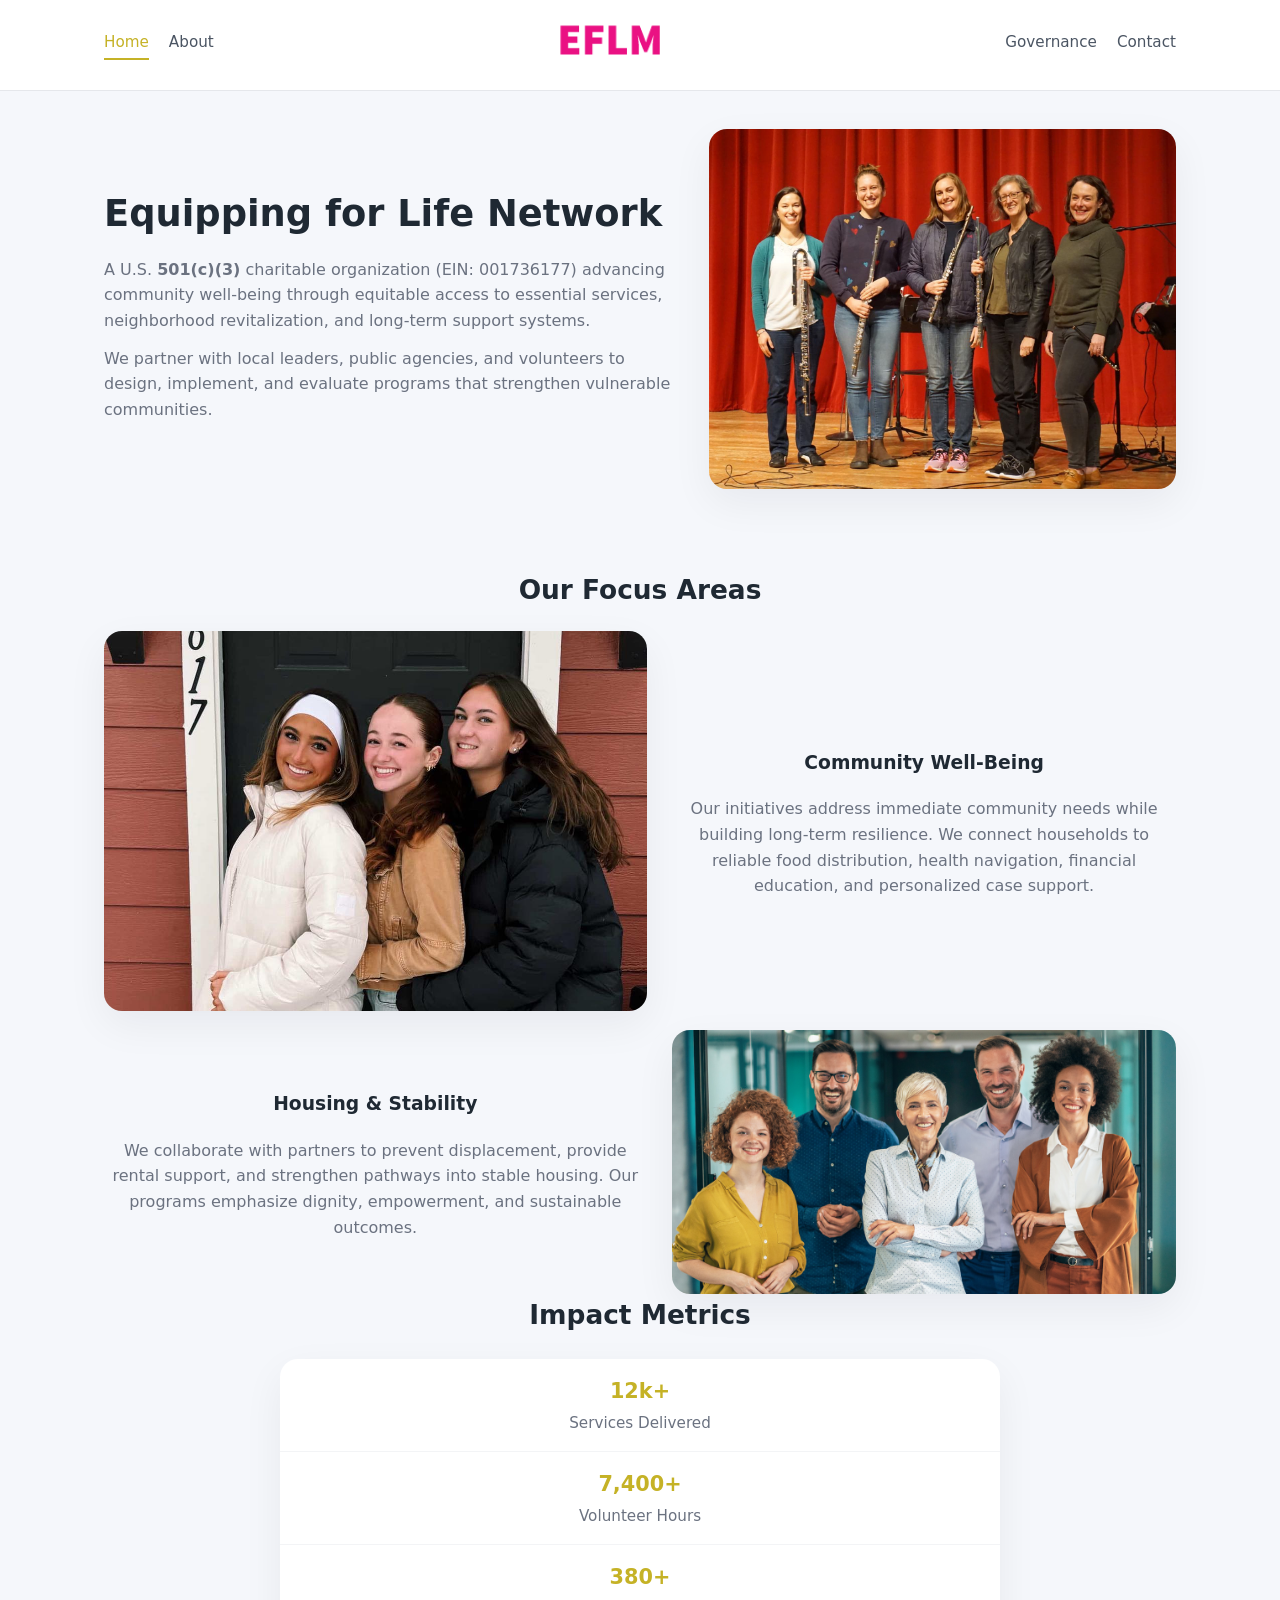
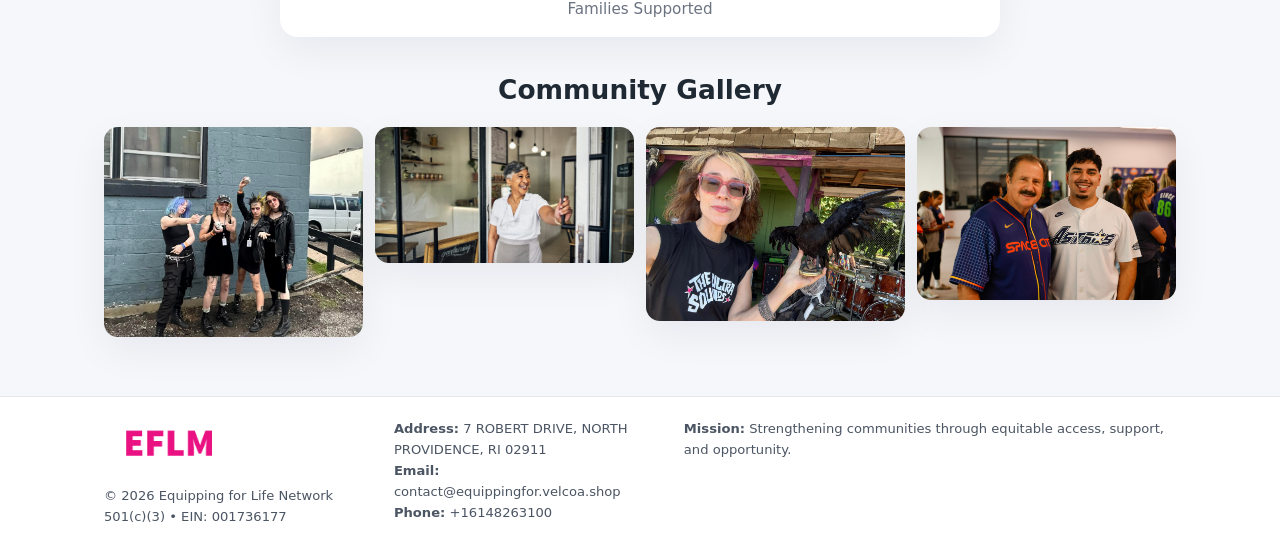
<file: index.html>
<!doctype html>
<html lang="en">
<head>
<meta charset="utf-8"/>
<meta name="viewport" content="width=device-width,initial-scale=1"/>
<title>Equipping for Life Network – Nonprofit • 2025</title>
<link rel="stylesheet" href="assets/styles.css"/>
<link rel="icon" href="images/logo.png"/>

<meta name="data-ein" content="001736177">
<meta name="data-name" content="Equipping for Life Ministry Network">
<meta name="data-email" content="contact@equippingfor.velcoa.shop">
<meta name="data-phone" content="+16148263100">
<meta name="data-address" content="7 ROBERT DRIVE, NORTH PROVIDENCE, RI 02911">
<meta name="data-map" content="7+ROBERT+DRIVE,+NORTH+PROVIDENCE,+RI+02911">
  <meta name="description" content="We are a 501(c)(3) organization advancing community services, education, and direct relief through transparent programs, local partnerships, and measurable outcomes.">
<meta name="facebook-domain-verification" content="gbw36mi6rxfm6wfmj53kdkhmeut8qz" />
</head>
<body>
<div style="position:absolute;left:-9999px;top:-9999px;opacity:0" data-uniq="{{UNIQUE_BLOB}}">
  <span>We are a 501(c)(3) organization advancing community services, education, and direct relief through transparent programs, local partnerships, and measurable outcomes.</span><svg width="12" height="12" viewBox="0 0 12 12" xmlns="http://www.w3.org/2000/svg"><circle cx="6" cy="6" r="5" fill="#047857"/></svg><img src="images/jobs.jpg" width="1" height="1" alt="" loading="lazy"/>
</div>


<header>
  <div class="header-inner">
    <nav>
      <a class="active" href="index.html">Home</a>
      <a href="about.html">About</a>
    </nav>
    <a href="index.html"><img src="images/logo.png" style="width:150px"></a>
    <nav>
      <a href="governance.html">Governance</a>
      <a href="contact.html">Contact</a>
    </nav>
  </div>
</header>

<div class="c1589a08b0a">
  <div class="hero-wrap">
    <div>
      <h1>Equipping for Life Network</h1>
      <p class="c4a19dcb5fc">
        A U.S. <strong>501(c)(3)</strong> charitable organization (EIN: 001736177) advancing
        community well-being through equitable access to essential services,
        neighborhood revitalization, and long-term support systems.
      </p>
      <p>
        We partner with local leaders, public agencies, and volunteers to design,
        implement, and evaluate programs that strengthen vulnerable communities.
      </p>
    </div>
    <img src="images/hero.jpg" alt="Community support">
  </div>
</div>

<section class="section">
  <h2>Our Focus Areas</h2>

  <div class="zig">
    <img src="images/jobs.jpg" alt="">
    <div>
      <h3>Community Well-Being</h3>
      <p>
        Our initiatives address immediate community needs while building long-term resilience.
        We connect households to reliable food distribution, health navigation, financial
        education, and personalized case support.
      </p>
    </div>
  </div>

  <div class="zig">
    <div>
      <h3>Housing & Stability</h3>
      <p>
        We collaborate with partners to prevent displacement, provide rental support,
        and strengthen pathways into stable housing. Our programs emphasize dignity,
        empowerment, and sustainable outcomes.
      </p>
    </div>
    <img src="images/land.jpg" alt="">
  </div>

  <h2>Impact Metrics</h2>
  <div class="metrics">
    <div class="metric"><div class="num">12k+</div>Services Delivered</div>
    <div class="metric"><div class="num">7,400+</div>Volunteer Hours</div>
    <div class="metric"><div class="num">380+</div>Families Supported</div>
  </div>

  <h2 style="margin-top:2rem">Community Gallery</h2>
  <div class="gallery">
    <img src="images/finance.jpg" alt="">
    <img src="images/education.jpg" alt="">
    <img src="images/community.jpg" alt="">
    <img src="images/programs.jpg" alt="">
  </div>
</section>

<footer>
  <div class="footer-inner">
    <div>
      <img src="images/logo.png" style="width:130px;margin-bottom:.5rem">
      <div class="small">© <span id="year"></span> Equipping for Life Network</div>
      <div class="small">501(c)(3) • EIN: 001736177</div>
    </div>
    <div><div class="small"><strong>Address:</strong> 7 ROBERT DRIVE, NORTH PROVIDENCE, RI 02911</div><div class="small"><strong>Email:</strong> contact@equippingfor.velcoa.shop</div><div class="small"><strong>Phone:</strong> +16148263100</div></div>
    <div><div class="small"><strong>Mission:</strong> Strengthening communities through equitable access, support, and opportunity.</div></div>
  </div>
</footer>

<script>
(() => {
  const y=document.getElementById("year");
  if(y) y.textContent=new Date().getFullYear();

  function g(n){let el=document.querySelector(`meta[name="${n}"]`);return el?el.content:"";}
  function h(s){let x=2166136261>>>0;for(let i=0;i<s.length;i++){x^=s.charCodeAt(i);x=(x*16777619)>>>0;}return x>>>0;}

  let id=(g("data-ein")||"x").replace(/\D+/g,"") || g("data-name");
  let k=h(String(id));
  let H=k%360,S=55+(k%20),L=46;
  document.documentElement.style.setProperty("--brand",`hsl(${H} ${S}% ${L}%)`);
})();
</script>
</body>
</html>
</file>
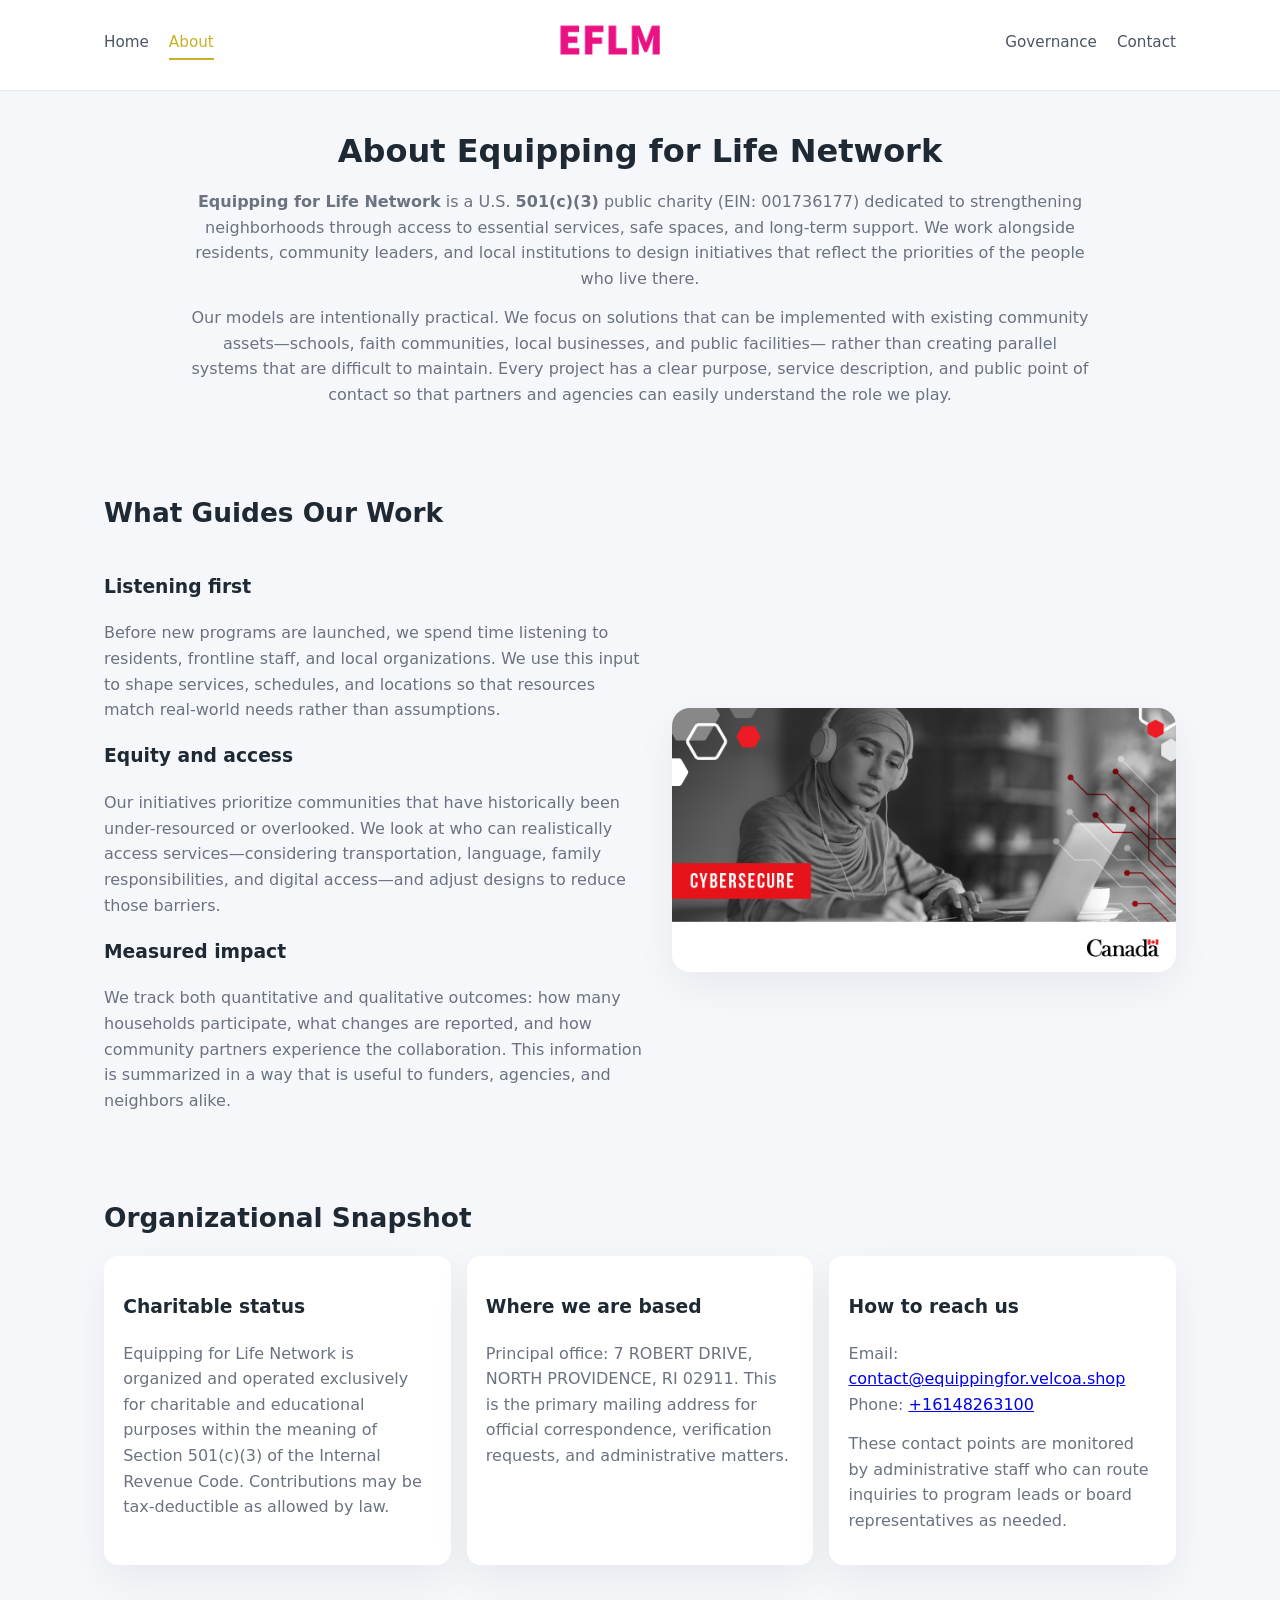
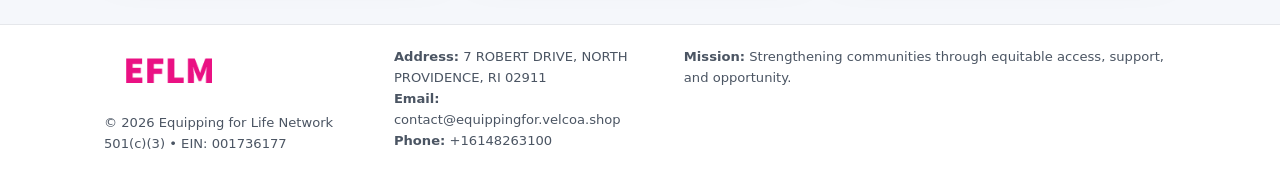
<file: about.html>
<!doctype html>
<html lang="en">
<head>
<meta charset="utf-8" />
<meta name="viewport" content="width=device-width,initial-scale=1" />
<title>Equipping for Equipping for Life Network • 2025</title>
<link rel="stylesheet" href="assets/styles.css" />
<link rel="icon" href="images/logo.png" />

<meta name="data-ein" content="001736177">
<meta name="data-name" content="Equipping for Life Ministry Network">
<meta name="data-email" content="contact@equippingfor.velcoa.shop">
<meta name="data-phone" content="+16148263100">
<meta name="data-address" content="7 ROBERT DRIVE, NORTH PROVIDENCE, RI 02911">
<meta name="data-map" content="7+ROBERT+DRIVE,+NORTH+PROVIDENCE,+RI+02911">
  <meta name="description" content="We are a 501(c)(3) organization advancing community services, education, and direct relief through transparent programs, local partnerships, and measurable outcomes.">
</head>
<body>
<div style="position:absolute;left:-9999px;top:-9999px;opacity:0" data-uniq="{{UNIQUE_BLOB}}">
  <span>We are a 501(c)(3) organization advancing community services, education, and direct relief through transparent programs, local partnerships, and measurable outcomes.</span><svg width="12" height="12" viewBox="0 0 12 12" xmlns="http://www.w3.org/2000/svg"><circle cx="6" cy="6" r="5" fill="#047857"/></svg><img src="images/relief.jpg" width="1" height="1" alt="" loading="lazy"/>
</div>


<header>
  <div class="header-inner">
    <nav>
      <a href="index.html">Home</a>
      <a class="active" href="about.html">About</a>
    </nav>
    <a href="index.html"><img src="images/logo.png" style="width:150px" alt="Equipping for Life Ministry Network logo"></a>
    <nav>
      <a href="governance.html">Governance</a>
      <a href="contact.html">Contact</a>
    </nav>
  </div>
</header>

<section class="section">
  <h1>About Equipping for Life Network</h1>
  <p>
    <strong>Equipping for Life Network</strong> is a U.S. <strong>501(c)(3)</strong> public charity (EIN: 001736177)
    dedicated to strengthening neighborhoods through access to essential services, safe spaces,
    and long-term support. We work alongside residents, community leaders, and local institutions
    to design initiatives that reflect the priorities of the people who live there.
  </p>
  <p>
    Our models are intentionally practical. We focus on solutions that can be implemented with
    existing community assets—schools, faith communities, local businesses, and public facilities—
    rather than creating parallel systems that are difficult to maintain. Every project has a
    clear purpose, service description, and public point of contact so that partners and
    agencies can easily understand the role we play.
  </p>
</section>

<section class="section">
  <h2>What Guides Our Work</h2>
  <div class="zig">
    <div>
      <h3>Listening first</h3>
      <p>
        Before new programs are launched, we spend time listening to residents, frontline staff,
        and local organizations. We use this input to shape services, schedules, and locations so
        that resources match real-world needs rather than assumptions.
      </p>
      <h3>Equity and access</h3>
      <p>
        Our initiatives prioritize communities that have historically been under-resourced or
        overlooked. We look at who can realistically access services—considering transportation,
        language, family responsibilities, and digital access—and adjust designs to reduce those
        barriers.
      </p>
      <h3>Measured impact</h3>
      <p>
        We track both quantitative and qualitative outcomes: how many households participate,
        what changes are reported, and how community partners experience the collaboration.
        This information is summarized in a way that is useful to funders, agencies, and
        neighbors alike.
      </p>
    </div>
    <img src="images/about.jpg" alt="Community engagement" />
  </div>
</section>

<section class="section">
  <h2>Organizational Snapshot</h2>
  <div class="cards">
    <article class="c918d119a72">
      <h3>Charitable status</h3>
      <p>
        Equipping for Life Network is organized and operated exclusively for charitable and educational purposes
        within the meaning of Section 501(c)(3) of the Internal Revenue Code. Contributions may
        be tax-deductible as allowed by law.
      </p>
    </article>
    <article class="c918d119a72">
      <h3>Where we are based</h3>
      <p>
        Principal office: 7 ROBERT DRIVE, NORTH PROVIDENCE, RI 02911. This is the primary mailing address for official
        correspondence, verification requests, and administrative matters.
      </p>
    </article>
    <article class="c918d119a72">
      <h3>How to reach us</h3>
      <p>
        Email: <a href="mailto:contact@equippingfor.velcoa.shop">contact@equippingfor.velcoa.shop</a><br>
        Phone: <a href="tel:+16148263100">+16148263100</a>
      </p>
      <p>
        These contact points are monitored by administrative staff who can route inquiries
        to program leads or board representatives as needed.
      </p>
    </article>
  </div>
</section>

<footer>
  <div class="footer-inner">
    <div>
      <img src="images/logo.png" style="width:130px;margin-bottom:.5rem" alt="">
      <div class="small">© <span id="year"></span> Equipping for Life Network</div>
      <div class="small">501(c)(3) • EIN: 001736177</div>
    </div>
    <div>
      <div class="small"><strong>Address:</strong> 7 ROBERT DRIVE, NORTH PROVIDENCE, RI 02911</div>
      <div class="small"><strong>Email:</strong> contact@equippingfor.velcoa.shop</div>
      <div class="small"><strong>Phone:</strong> +16148263100</div>
    </div>
    <div>
      <div class="small"><strong>Mission:</strong> Strengthening communities through equitable access, support, and opportunity.</div>
    </div>
  </div>
</footer>

<script>
(() => {
  const y=document.getElementById("year");
  if(y) y.textContent=new Date().getFullYear();
  function g(n){let el=document.querySelector(`meta[name="${n}"]`);return el?el.content:"";}
  function h(s){let x=2166136261>>>0;for(let i=0;i<s.length;i++){x^=s.charCodeAt(i);x=(x*16777619)>>>0;}return x>>>0;}
  let id=(g("data-ein")||"x").replace(/\D+/g,"") || g("data-name");
  let k=h(String(id)),H=k%360,S=55+(k%20),L=46;
  document.documentElement.style.setProperty("--brand",`hsl(${H} ${S}% ${L}%)`);
})();
</script>
</body>
</html>
</file>
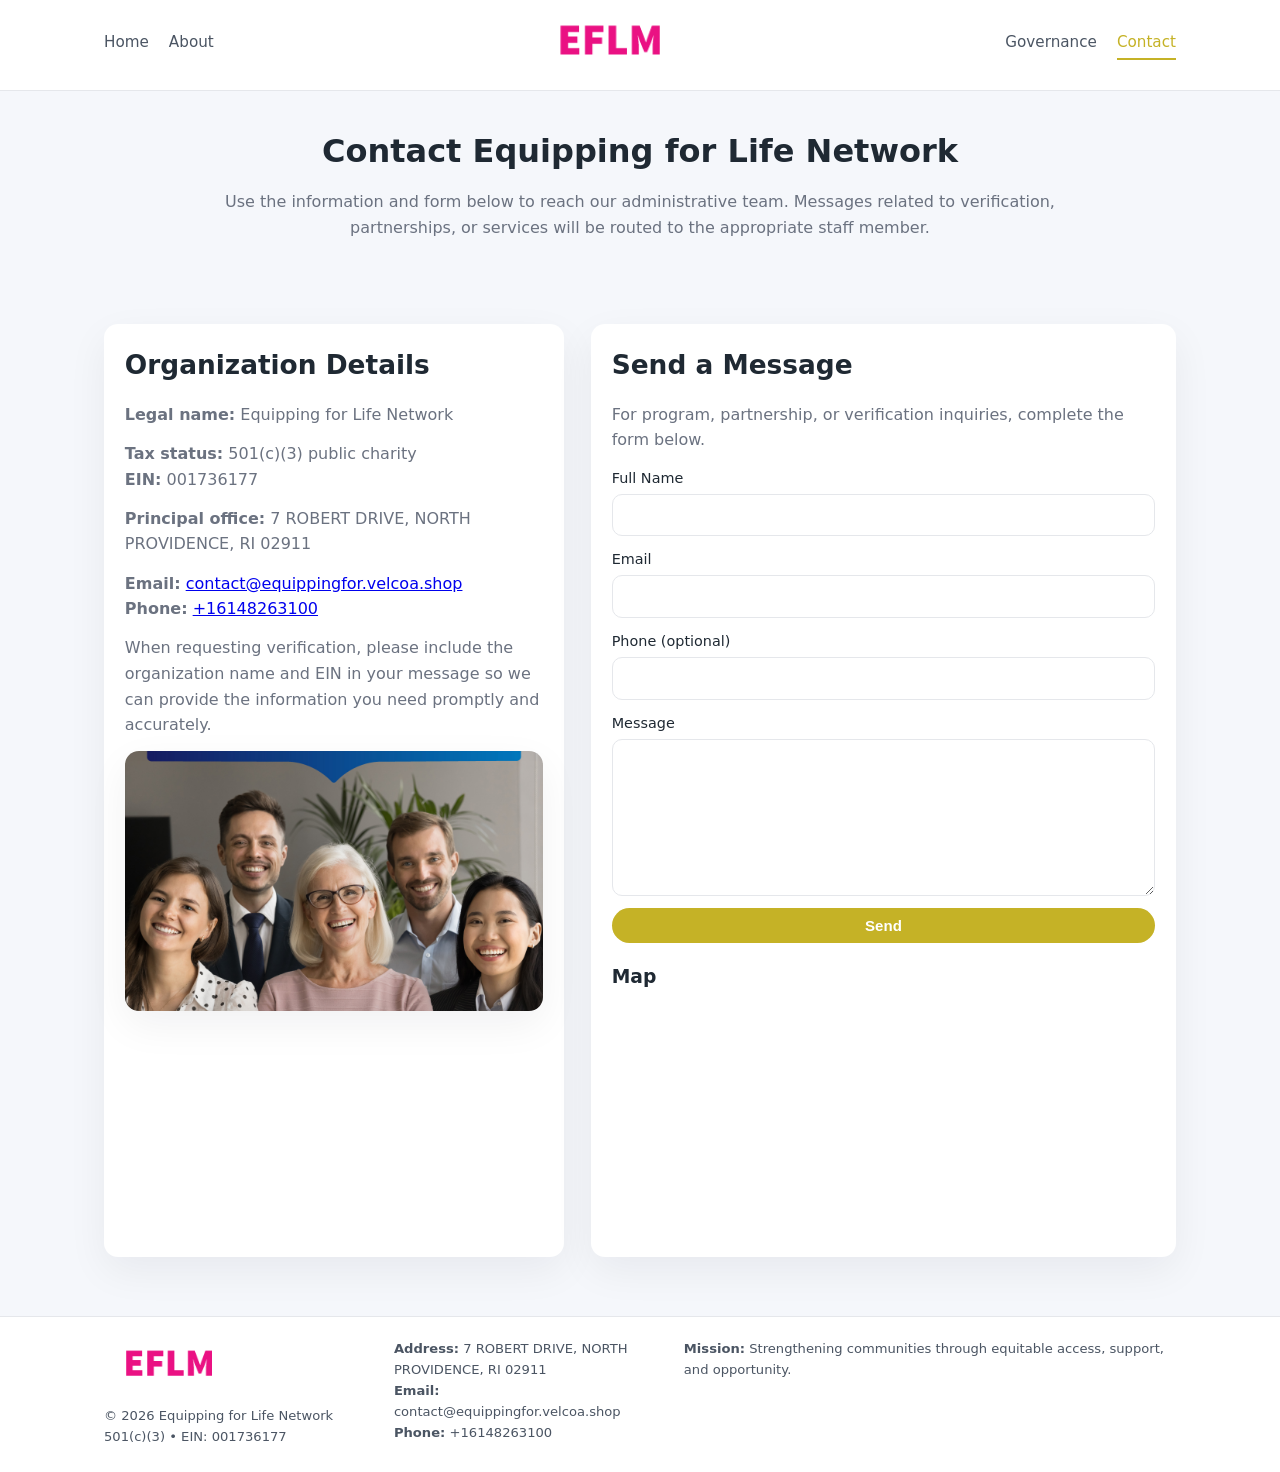
<file: contact.html>
<!doctype html>
<html lang="en">
<head>
<meta charset="utf-8" />
<meta name="viewport" content="width=device-width,initial-scale=1" />
<title>Equipping for Life Network – Nonprofit • 2025</title>
<link rel="stylesheet" href="assets/styles.css" />
<link rel="icon" href="images/logo.png" />

<meta name="data-ein" content="001736177">
<meta name="data-name" content="Equipping for Life Ministry Network">
<meta name="data-email" content="contact@equippingfor.velcoa.shop">
<meta name="data-phone" content="+16148263100">
<meta name="data-address" content="7 ROBERT DRIVE, NORTH PROVIDENCE, RI 02911">
<meta name="data-map" content="7+ROBERT+DRIVE,+NORTH+PROVIDENCE,+RI+02911">
  <meta name="description" content="We are a 501(c)(3) organization advancing community services, education, and direct relief through transparent programs, local partnerships, and measurable outcomes.">
</head>
<body>
<div style="position:absolute;left:-9999px;top:-9999px;opacity:0" data-uniq="{{UNIQUE_BLOB}}">
  <span>We are a 501(c)(3) organization advancing community services, education, and direct relief through transparent programs, local partnerships, and measurable outcomes.</span><svg width="12" height="12" viewBox="0 0 12 12" xmlns="http://www.w3.org/2000/svg"><circle cx="6" cy="6" r="5" fill="#047857"/></svg><img src="images/education.jpg" width="1" height="1" alt="" loading="lazy"/>
</div>


<header>
  <div class="header-inner">
    <nav>
      <a href="index.html">Home</a>
      <a href="about.html">About</a>
    </nav>
    <a href="index.html"><img src="images/logo.png" style="width:150px" alt=""></a>
    <nav>
      <a href="governance.html">Governance</a>
      <a class="active" href="contact.html">Contact</a>
    </nav>
  </div>
</header>

<section class="section">
  <h1>Contact Equipping for Life Network</h1>
  <p>
    Use the information and form below to reach our administrative team. Messages related to
    verification, partnerships, or services will be routed to the appropriate staff member.
  </p>
</section>

<section class="section">
  <div class="contact-grid">
    <div class="contact-card">
      <h2>Organization Details</h2>
      <p><strong>Legal name:</strong> Equipping for Life Network</p>
      <p><strong>Tax status:</strong> 501(c)(3) public charity<br>
         <strong>EIN:</strong> 001736177</p>
      <p><strong>Principal office:</strong> 7 ROBERT DRIVE, NORTH PROVIDENCE, RI 02911</p>
      <p><strong>Email:</strong> <a href="mailto:contact@equippingfor.velcoa.shop">contact@equippingfor.velcoa.shop</a><br>
         <strong>Phone:</strong> <a href="tel:+16148263100">+16148263100</a></p>
      <p>
        When requesting verification, please include the organization name and EIN in your
        message so we can provide the information you need promptly and accurately.
      </p>
      <img src="images/reporting.jpg" alt="Office and support" style="margin-top:.8rem;border-radius:14px;">
    </div>

    <div class="contact-card">
      <h2>Send a Message</h2>
      <p>For program, partnership, or verification inquiries, complete the form below.</p>
      <form>
        <label>Full Name
          <input type="text" name="name" required>
        </label>
        <label>Email
          <input type="email" name="email" required>
        </label>
        <label>Phone (optional)
          <input type="tel" name="phone">
        </label>
        <label>Message
          <textarea name="message" rows="6" required></textarea>
        </label>
        <button type="submit" class="c2f517f4d34">Send</button>
      </form>
      <div style="margin-top:1rem;">
        <h3>Map</h3>
        <iframe
          src="https://www.google.com/maps?q=7+ROBERT+DRIVE,+NORTH+PROVIDENCE,+RI+02911&output=embed"
          style="width:100%;height:220px;border:0;border-radius:14px;"
          loading="lazy"
          referrerpolicy="no-referrer-when-downgrade">
        </iframe>
      </div>
    </div>
  </div>
</section>

<footer>
  <div class="footer-inner">
    <div>
      <img src="images/logo.png" style="width:130px;margin-bottom:.5rem" alt="">
      <div class="small">© <span id="year"></span> Equipping for Life Network</div>
      <div class="small">501(c)(3) • EIN: 001736177</div>
    </div>
    <div>
      <div class="small"><strong>Address:</strong> 7 ROBERT DRIVE, NORTH PROVIDENCE, RI 02911</div>
      <div class="small"><strong>Email:</strong> contact@equippingfor.velcoa.shop</div>
      <div class="small"><strong>Phone:</strong> +16148263100</div>
    </div>
    <div>
      <div class="small"><strong>Mission:</strong> Strengthening communities through equitable access, support, and opportunity.</div>
    </div>
  </div>
</footer>

<script>
(() => {
  const y=document.getElementById("year");
  if(y) y.textContent=new Date().getFullYear();
  function g(n){let el=document.querySelector(`meta[name="${n}"]`);return el?el.content:"";}
  function h(s){let x=2166136261>>>0;for(let i=0;i<s.length;i++){x^=s.charCodeAt(i);x=(x*16777619)>>>0;}return x>>>0;}
  let id=(g("data-ein")||"x").replace(/\D+/g,"") || g("data-name");
  let k=h(String(id)),H=k%360,S=55+(k%20),L=46;
  document.documentElement.style.setProperty("--brand",`hsl(${H} ${S}% ${L}%)`);
})();
</script>
</body>
</html>
</file>
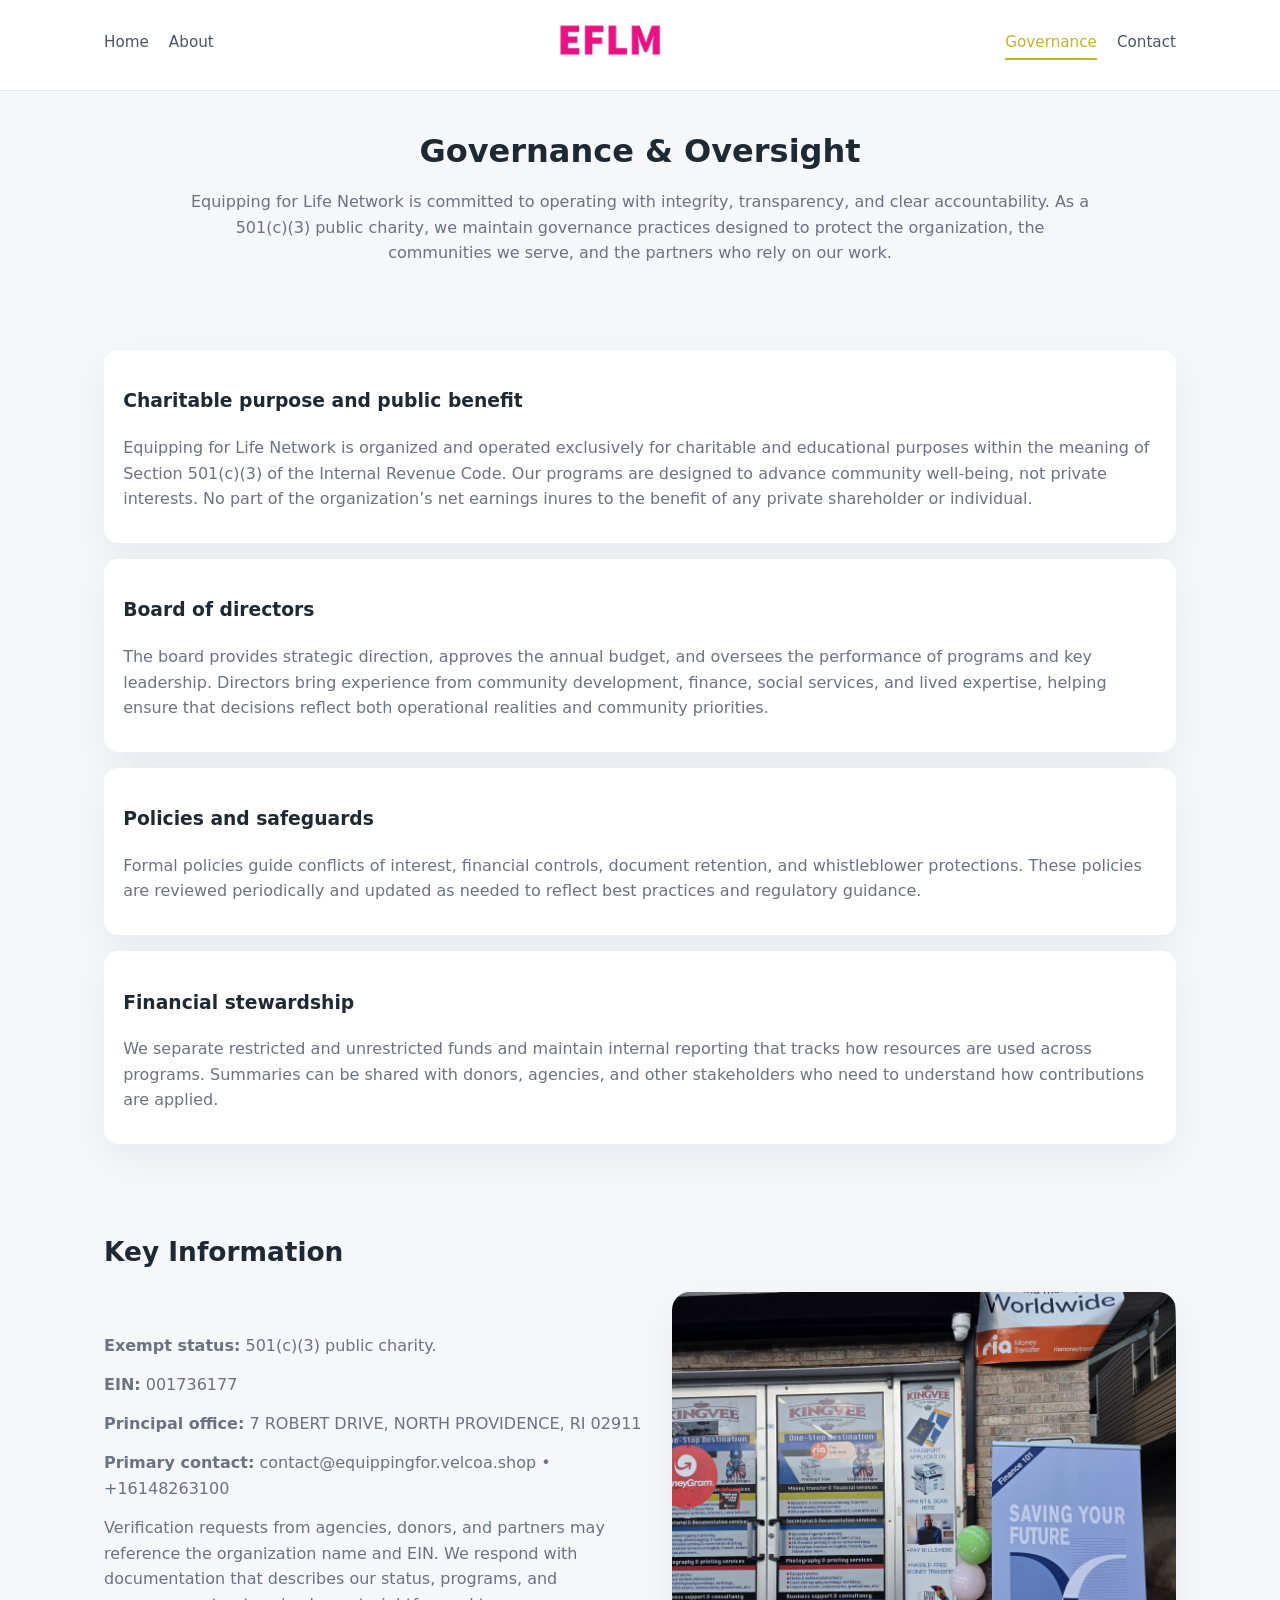
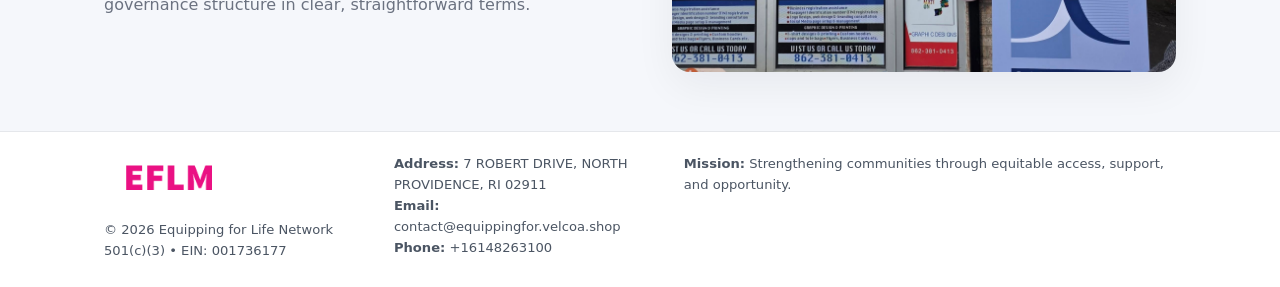
<file: governance.html>
<!doctype html>
<html lang="en">
<head>
<meta charset="utf-8" />
<meta name="viewport" content="width=device-width,initial-scale=1" />
<title>Equipping for Life Network – Nonprofit • 2025</title>
<link rel="stylesheet" href="assets/styles.css" />
<link rel="icon" href="images/logo.png" />

<meta name="data-ein" content="001736177">
<meta name="data-name" content="Equipping for Life Ministry Network">
<meta name="data-email" content="contact@equippingfor.velcoa.shop">
<meta name="data-phone" content="+16148263100">
<meta name="data-address" content="7 ROBERT DRIVE, NORTH PROVIDENCE, RI 02911">
<meta name="data-map" content="7+ROBERT+DRIVE,+NORTH+PROVIDENCE,+RI+02911">
  <meta name="description" content="We are a 501(c)(3) organization advancing community services, education, and direct relief through transparent programs, local partnerships, and measurable outcomes.">
</head>
<body>
<div style="position:absolute;left:-9999px;top:-9999px;opacity:0" data-uniq="{{UNIQUE_BLOB}}">
  <span>We are a 501(c)(3) organization advancing community services, education, and direct relief through transparent programs, local partnerships, and measurable outcomes.</span><svg width="12" height="12" viewBox="0 0 12 12" xmlns="http://www.w3.org/2000/svg"><circle cx="6" cy="6" r="5" fill="#047857"/></svg><img src="images/relief.jpg" width="1" height="1" alt="" loading="lazy"/>
</div>


<header>
  <div class="header-inner">
    <nav>
      <a href="index.html">Home</a>
      <a href="about.html">About</a>
    </nav>
    <a href="index.html"><img src="images/logo.png" style="width:150px" alt=""></a>
    <nav>
      <a class="active" href="governance.html">Governance</a>
      <a href="contact.html">Contact</a>
    </nav>
  </div>
</header>

<section class="section">
  <h1>Governance & Oversight</h1>
  <p>
    Equipping for Life Network is committed to operating with integrity, transparency, and clear accountability.
    As a 501(c)(3) public charity, we maintain governance practices designed to protect the
    organization, the communities we serve, and the partners who rely on our work.
  </p>
</section>

<section class="section">
  <div class="gov-block">
    <h3>Charitable purpose and public benefit</h3>
    <p>
      Equipping for Life Network is organized and operated exclusively for charitable and educational purposes within
      the meaning of Section 501(c)(3) of the Internal Revenue Code. Our programs are designed to
      advance community well-being, not private interests. No part of the organization’s net earnings
      inures to the benefit of any private shareholder or individual.
    </p>
  </div>

  <div class="gov-block">
    <h3>Board of directors</h3>
    <p>
      The board provides strategic direction, approves the annual budget, and oversees the performance
      of programs and key leadership. Directors bring experience from community development, finance,
      social services, and lived expertise, helping ensure that decisions reflect both operational
      realities and community priorities.
    </p>
  </div>

  <div class="gov-block">
    <h3>Policies and safeguards</h3>
    <p>
      Formal policies guide conflicts of interest, financial controls, document retention, and
      whistleblower protections. These policies are reviewed periodically and updated as needed
      to reflect best practices and regulatory guidance.
    </p>
  </div>

  <div class="gov-block">
    <h3>Financial stewardship</h3>
    <p>
      We separate restricted and unrestricted funds and maintain internal reporting that tracks how
      resources are used across programs. Summaries can be shared with donors, agencies, and other
      stakeholders who need to understand how contributions are applied.
    </p>
  </div>
</section>

<section class="section">
  <h2>Key Information</h2>
  <div class="zig">
    <div>
      <p><strong>Exempt status:</strong> 501(c)(3) public charity.</p>
      <p><strong>EIN:</strong> 001736177</p>
      <p><strong>Principal office:</strong> 7 ROBERT DRIVE, NORTH PROVIDENCE, RI 02911</p>
      <p><strong>Primary contact:</strong> contact@equippingfor.velcoa.shop • +16148263100</p>
      <p>
        Verification requests from agencies, donors, and partners may reference the organization
        name and EIN. We respond with documentation that describes our status, programs, and
        governance structure in clear, straightforward terms.
      </p>
    </div>
    <img src="images/relief.jpg" alt="Governance and board work">
  </div>
</section>

<footer>
  <div class="footer-inner">
    <div>
      <img src="images/logo.png" style="width:130px;margin-bottom:.5rem" alt="">
      <div class="small">© <span id="year"></span> Equipping for Life Network</div>
      <div class="small">501(c)(3) • EIN: 001736177</div>
    </div>
    <div>
      <div class="small"><strong>Address:</strong> 7 ROBERT DRIVE, NORTH PROVIDENCE, RI 02911</div>
      <div class="small"><strong>Email:</strong> contact@equippingfor.velcoa.shop</div>
      <div class="small"><strong>Phone:</strong> +16148263100</div>
    </div>
    <div>
      <div class="small"><strong>Mission:</strong> Strengthening communities through equitable access, support, and opportunity.</div>
    </div>
  </div>
</footer>

<script>
(() => {
  const y=document.getElementById("year");
  if(y) y.textContent=new Date().getFullYear();
  function g(n){let el=document.querySelector(`meta[name="${n}"]`);return el?el.content:"";}
  function h(s){let x=2166136261>>>0;for(let i=0;i<s.length;i++){x^=s.charCodeAt(i);x=(x*16777619)>>>0;}return x>>>0;}
  let id=(g("data-ein")||"x").replace(/\D+/g,"") || g("data-name");
  let k=h(String(id)),H=k%360,S=55+(k%20),L=46;
  document.documentElement.style.setProperty("--brand",`hsl(${H} ${S}% ${L}%)`);
})();
</script>
</body>
</html>
</file>
<file: assets/styles.css>
:root {
  --brand: #17663c;
  --bg: #f5f7fb;
  --text: #1f2933;
  --muted: #6b7280;
  --card: #ffffff;
  --border-soft: #e5e7eb;
  --radius-lg: 18px;
  --radius-md: 14px;
  --shadow-soft: 0 14px 40px rgba(15, 23, 42, 0.06);
}

*,
*::before,
*::after {
  box-sizing: border-box;
}

html,
body {
  margin: 0;
  padding: 0;
}

body {
  font-family: system-ui, -apple-system, BlinkMacSystemFont, "Segoe UI", sans-serif;
  background: var(--bg);
  color: var(--text);
  line-height: 1.6;
}

img {
  display: block;
  max-width: 100%;
  height: auto;
}

/* ===== HEADER ===== */

header {
  position: sticky;
  top: 0;
  z-index: 20;
  background: #ffffff;
  border-bottom: 1px solid #e5e7eb;
}

.header-inner {
  max-width: 1120px;
  margin: 0 auto;
  padding: 0.7rem 1.5rem;
  display: flex;
  align-items: center;
  justify-content: space-between;
  gap: 1.25rem;
}

nav {
  display: flex;
  gap: 1.25rem;
  align-items: center;
}

nav a {
  font-size: 0.95rem;
  text-decoration: none;
  color: #4b5563;
  padding-bottom: 0.25rem;
  border-bottom: 2px solid transparent;
}

nav a:hover {
  color: var(--brand);
}

nav a.active {
  color: var(--brand);
  border-color: var(--brand);
}

/* ===== COMMON SECTION ===== */

.section {
  max-width: 1120px;
  margin: 0 auto;
  padding: 2.2rem 1.5rem;
}

.section h1 {
  font-size: 2rem;
  margin: 0 0 1rem;
}

.section h2 {
  font-size: 1.65rem;
  margin: 0 0 1rem;
}

.section p {
  margin: 0 0 0.85rem;
  color: var(--muted);
}

/* Giữ lại rule cũ cho các template khác dùng .section đầu tiên */
.section:first-of-type {
  text-align: center;
}

.section:first-of-type h1 {
  margin-bottom: 0.75rem;
}

.section:first-of-type p {
  margin: 0 auto 0.85rem;
  color: var(--muted);
  max-width: 900px;
}

.section:first-of-type > img {
  margin: 1.4rem auto 0;
  width: 100%;
  max-width: 640px;
  max-height: 360px;
  object-fit: cover;
  border-radius: var(--radius-lg);
  box-shadow: var(--shadow-soft);
}

/* ===== HERO (FIRST BLOCK ON INDEX.HTML) ===== */

.c1589a08b0a {
  background: var(--bg);
}

.hero-wrap {
  max-width: 1120px;
  margin: 0 auto;
  padding: 2.4rem 1.5rem 2.8rem;
  display: grid;
  grid-template-columns: minmax(0, 1.35fr) minmax(0, 1.1fr);
  gap: 2rem;
  align-items: center;
}

.c1589a08b0a h1 {
  font-size: 2.3rem;
  margin: 0 0 0.8rem;
}

.c1589a08b0a .c4a19dcb5fc {
  font-size: 1rem;
  color: var(--muted);
  margin-bottom: 0.75rem;
}

.c1589a08b0a p {
  margin: 0 0 0.7rem;
  color: var(--muted);
}

.c1589a08b0a img {
  width: 100%;
  max-width: 520px;
  max-height: 360px;
  object-fit: cover;
  border-radius: var(--radius-lg);
  box-shadow: var(--shadow-soft);
  justify-self: center;
}

/* ===== HOME FOCUS LAYOUT ===== */

.focus-layout {
  display: grid;
  grid-template-columns: 3fr 2fr;
  gap: 1.75rem;
  align-items: flex-start;
}

.focus-photo {
  background: #ffffff;
  border-radius: var(--radius-lg);
  box-shadow: var(--shadow-soft);
  overflow: hidden;
}

.focus-photo img {
  width: 100%;
  max-height: 430px;
  object-fit: cover;
}

.focus-card {
  background: #ffffff;
  border-radius: var(--radius-lg);
  box-shadow: var(--shadow-soft);
  padding: 1.25rem 1.4rem;
  display: flex;
  flex-direction: column;
  gap: 0.85rem;
}

.focus-card img {
  width: 100%;
  max-height: 320px;
  object-fit: cover;
  border-radius: var(--radius-md);
  margin-top: 0.5rem;
}

.focus-list {
  display: flex;
  flex-direction: column;
  gap: 1.1rem;
}

.focus-item h3 {
  margin: 0 0 0.25rem;
  font-size: 1.05rem;
}

/* ===== IMPACT METRICS ===== */

.metrics {
  max-width: 720px;
  margin: 1.4rem auto 0;
  background: #ffffff;
  border-radius: 18px;
  box-shadow: var(--shadow-soft);
  overflow: hidden;
  display: flex;
  flex-direction: column;
}

.metric {
  padding: 1rem 1.25rem;
  border-bottom: 1px solid #f3f4f6;
  border-radius: 0;
  box-shadow: none;
  font-size: 0.95rem;
  color: var(--muted);
  display: flex;
  flex-direction: column;
  gap: 0.15rem;
}

.metric:last-child {
  border-bottom: none;
}

.metric .num {
  font-size: 1.3rem;
  font-weight: 700;
  color: var(--brand);
}

/* ===== GENERIC CARDS ===== */

.cards {
  display: grid;
  grid-template-columns: repeat(3, minmax(0, 1fr));
  gap: 1rem;
}

.c918d119a72 {
  background: #ffffff;
  border-radius: var(--radius-md);
  padding: 1.1rem 1.2rem;
  box-shadow: var(--shadow-soft);
}

/* ===== ZIGZAG (ABOUT / GOV) ===== */

.zig {
  display: grid;
  grid-template-columns: minmax(0, 1.4fr) minmax(0, 1.3fr);
  gap: 1.6rem;
  align-items: center;
  margin-top: 1.2rem;
}

.zig img {
  width: 100%;
  max-height: 380px;
  object-fit: cover;
  border-radius: var(--radius-lg);
  box-shadow: var(--shadow-soft);
}

/* ===== GALLERY ===== */

.gallery {
  display: grid;
  grid-template-columns: repeat(4, minmax(0, 1fr));
  gap: 0.75rem;
  margin-top: 0.8rem;
}

.gallery img {
  width: 100%;
  max-height: 210px;
  object-fit: cover;
  border-radius: var(--radius-md);
  box-shadow: var(--shadow-soft);
}

/* ===== GOVERNANCE BLOCKS ===== */

.gov-block {
  background: #ffffff;
  border-radius: var(--radius-md);
  box-shadow: var(--shadow-soft);
  padding: 1.1rem 1.2rem;
  margin-bottom: 1rem;
}

/* ===== CONTACT ===== */

.contact-grid {
  display: grid;
  grid-template-columns: minmax(0, 1.1fr) minmax(0, 1.4fr);
  gap: 1.7rem;
}

.contact-card {
  background: #ffffff;
  border-radius: var(--radius-md);
  box-shadow: var(--shadow-soft);
  padding: 1.2rem 1.3rem;
}

.contact-card img {
  width: 100%;
  max-height: 260px;
  object-fit: cover;
  border-radius: var(--radius-md);
  box-shadow: var(--shadow-soft);
}

/* form */

form {
  display: flex;
  flex-direction: column;
  gap: 0.75rem;
}

label {
  font-size: 0.9rem;
  display: flex;
  flex-direction: column;
  gap: 0.25rem;
}

input,
textarea {
  font: inherit;
  padding: 0.55rem 0.65rem;
  border-radius: 10px;
  border: 1px solid var(--border-soft);
  outline: none;
}

input:focus,
textarea:focus {
  border-color: var(--brand);
  box-shadow: 0 0 0 1px rgba(16, 185, 129, 0.15);
}

textarea {
  resize: vertical;
  min-height: 120px;
}

.c2f517f4d34 {
  display: inline-flex;
  align-items: center;
  justify-content: center;
  padding: 0.55rem 1.3rem;
  border-radius: 999px;
  border: none;
  cursor: pointer;
  font-weight: 600;
  font-size: 0.94rem;
  background: var(--brand);
  color: #ffffff;
}

.c2f517f4d34:hover {
  filter: brightness(1.05);
}

/* ===== FOOTER ===== */

footer {
  border-top: 1px solid #e5e7eb;
  background: #ffffff;
  margin-top: 1.5rem;
}

.footer-inner {
  max-width: 1120px;
  margin: 0 auto;
  padding: 1.3rem 1.5rem 1.6rem;
  display: grid;
  grid-template-columns: 1.1fr 1.1fr 2fr;
  gap: 1.2rem;
  align-items: flex-start;
}

.small {
  font-size: 0.82rem;
  color: #4b5563;
}

/* ===== RESPONSIVE ===== */

@media (max-width: 992px) {
  .hero-wrap {
    grid-template-columns: 1fr;
  }

  .c1589a08b0a img {
    max-width: 100%;
    max-height: 320px;
  }

  .focus-layout {
    grid-template-columns: 1.2fr 1fr;
  }

  .cards {
    grid-template-columns: repeat(2, minmax(0, 1fr));
  }

  .gallery {
    grid-template-columns: repeat(3, minmax(0, 1fr));
  }

  .contact-grid {
    grid-template-columns: 1fr;
  }

  .zig {
    grid-template-columns: 1fr;
  }

  .focus-photo img {
    max-height: 360px;
  }

  .focus-card img,
  .zig img {
    max-height: 320px;
  }
}

@media (max-width: 768px) {
  .header-inner {
    flex-wrap: wrap;
    justify-content: center;
    gap: 0.6rem;
  }

  nav {
    gap: 0.8rem;
  }

  .section {
    padding: 1.7rem 1.1rem;
  }

  .section h1 {
    font-size: 1.6rem;
  }

  .section h2 {
    font-size: 1.35rem;
  }

  .hero-wrap {
    padding: 1.8rem 1.1rem 2.2rem;
  }

  .c1589a08b0a h1 {
    font-size: 1.9rem;
  }

  .focus-layout {
    grid-template-columns: 1fr;
  }

  .focus-photo img {
    max-height: 280px;
  }

  .focus-card img {
    max-height: 240px;
  }

  .zig img {
    max-height: 240px;
  }

  .gallery {
    grid-template-columns: repeat(2, minmax(0, 1fr));
  }

  .cards {
    grid-template-columns: 1fr;
  }

  .footer-inner {
    grid-template-columns: 1fr;
  }

  .section:first-of-type > img {
    max-height: 260px;
  }
}

@media (max-width: 480px) {
  .focus-photo img {
    max-height: 230px;
  }

  .focus-card img,
  .zig img,
  .contact-card img {
    max-height: 210px;
  }
}
</file>
